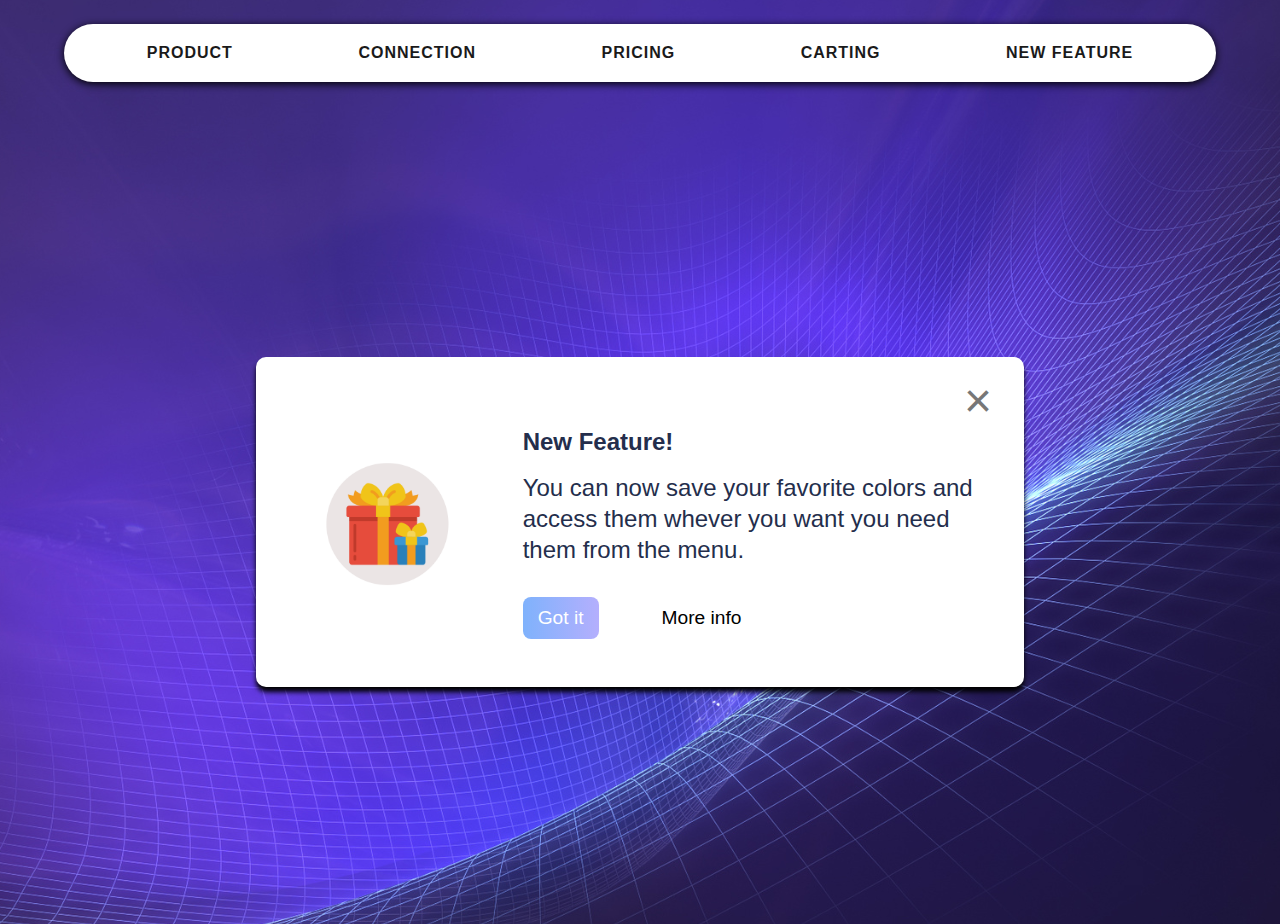
<file: html/new.feature.html>
<!DOCTYPE html>
<html lang="en">
<head>
    <meta charset="UTF-8">
    <meta name="viewport" content="width=device-width, initial-scale=1.0">
    <title>Card Variations | New Feature</title>
    <link rel="stylesheet" href="../css/new-feature.css">
    <link rel="stylesheet" href="../style.css">
</head>
<body class="new-feature-body">

    <!-- Main Navigation -->
    <nav class="main-nav">
        <ul>
            <li><a href="../index.html">Product</a></li>
            <li><a href="./connection.html">Connection</a></li>
            <li><a href="./pricing.html">Pricing</a></li>
            <li><a href="./carting.html">Carting</a></li>
            <li class="new-feature"><a href="./new.feature.html">New Feature</a></li>
        </ul>
    </nav>

    <main class="new-feature-main">
        <div class="content-container">
            <div class="close-btn-container"><div class="close-btn">&times;</div></div>
            <div class="main-flex">
                <img src="../assets/img/05_new-feature_page/2. Gifts image.png" alt="">
                <div class="text-container">
                    <h4>New Feature!</h4>
                    <p>You can now save your favorite colors and access them whever you want you need them from the menu.</p>
                    <div class="flexed-buttons">
                        <button class="colored-btn">Got it</button>
                        <button>More info</button>
                    </div>
                </div>
            </div>
        </div>
    </main>
</file>
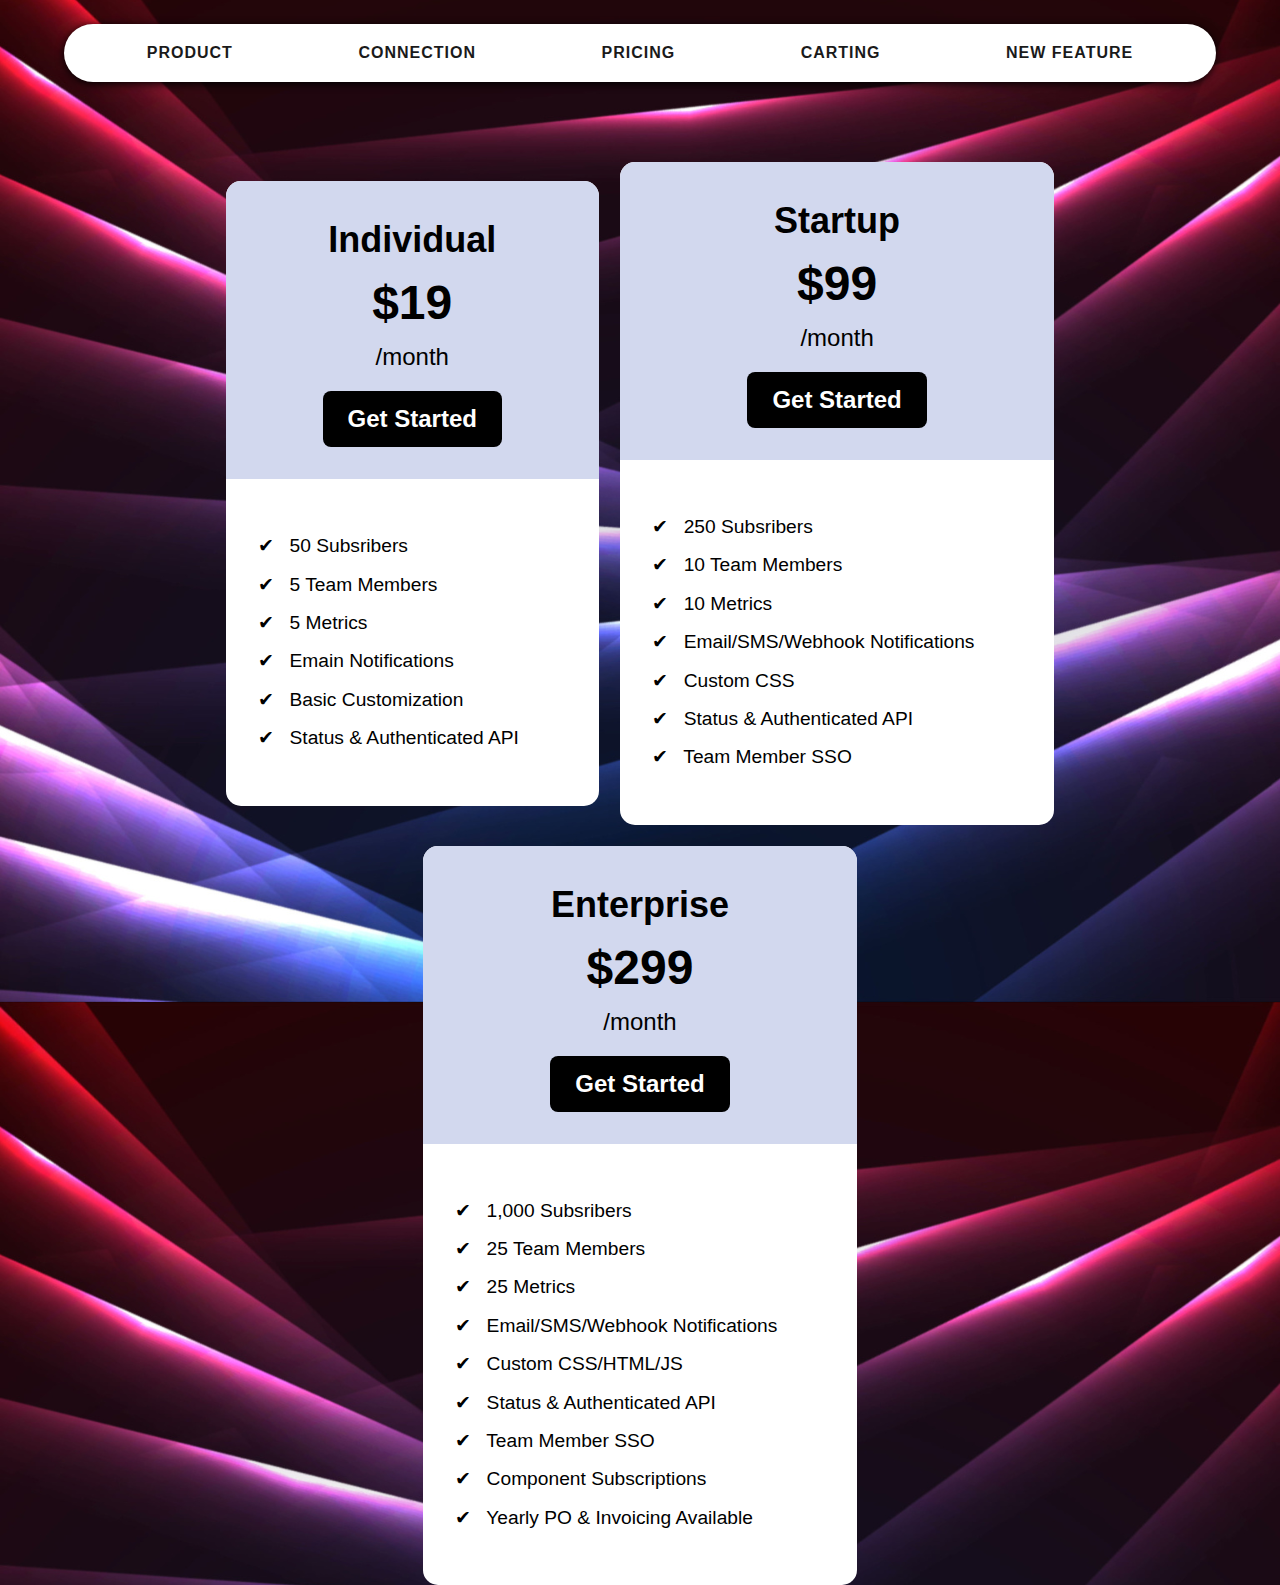
<file: html/pricing.html>
<!DOCTYPE html>
<html lang="en">
<head>
    <meta charset="UTF-8">
    <meta name="viewport" content="width=device-width, initial-scale=1.0">
    <title>Card Variations | Pricing</title>
    <link rel="stylesheet" href="../css/pricing.css">
    <link rel="stylesheet" href="../style.css">
</head>
<body class="pricing-body">

    <!-- Main Navigation -->
    <nav class="main-nav">
        <ul>
            <li><a href="../index.html">Product</a></li>
            <li><a href="./connection.html">Connection</a></li>
            <li><a href="./pricing.html">Pricing</a></li>
            <li><a href="./carting.html">Carting</a></li>
            <li class="new-feature"><a href="./new.feature.html">New Feature</a></li>
        </ul>
    </nav>


    <main class="pricing-main">
        <div class="individual-card">
            <div class="headings-container">
                <h2>Individual</h2>
                <h1>$19</h1>
                <p class="period">/month</p>
                <div class="pricing-CTA"><a href="#" class="pricing-cta">Get Started</a></div>
            </div>
            <div class="checklists-container">
                <ul class="checklists">
                    <li>✔︎ &nbsp; 50 Subsribers</li>
                    <li>✔︎ &nbsp; 5 Team Members</li>
                    <li>✔︎ &nbsp; 5 Metrics</li>
                    <li>✔︎ &nbsp; Emain Notifications</li>
                    <li>✔︎ &nbsp; Basic Customization</li>
                    <li>✔︎ &nbsp; Status & Authenticated API</li>
                </ul>
            </div>
        </div>  

        <div class="individual-card">
            <div class="headings-container">
                <h2>Startup</h2>
                <h1>$99</h1>
                <p class="period">/month</p>
                <div class="pricing-CTA"><a href="#" class="pricing-cta">Get Started</a></div>
            </div>
            <div class="checklists-container">
                <ul class="checklists">
                    <li>✔︎ &nbsp; 250 Subsribers</li>
                    <li>✔︎ &nbsp; 10 Team Members</li>
                    <li>✔︎ &nbsp; 10 Metrics</li>
                    <li>✔︎ &nbsp; Email/SMS/Webhook Notifications</li>
                    <li>✔︎ &nbsp; Custom CSS</li>
                    <li>✔︎ &nbsp; Status & Authenticated API</li>
                    <li>✔︎ &nbsp; Team Member SSO</li>
                </ul>
            </div>
        </div>

        <div class="individual-card">
            <div class="headings-container">
                <h2>Enterprise</h2>
                <h1>$299</h1>
                <p class="period">/month</p>
                <div class="pricing-CTA"><a href="#" class="pricing-cta">Get Started</a></div>
            </div>
            <div class="checklists-container">
                <ul class="checklists">
                    <li>✔︎ &nbsp; 1,000 Subsribers</li>
                    <li>✔︎ &nbsp; 25 Team Members</li>
                    <li>✔︎ &nbsp; 25 Metrics</li>
                    <li>✔︎ &nbsp; Email/SMS/Webhook Notifications</li>
                    <li>✔︎ &nbsp; Custom CSS/HTML/JS</li>
                    <li>✔︎ &nbsp; Status & Authenticated API</li>
                    <li>✔︎ &nbsp; Team Member SSO</li>
                    <li>✔︎ &nbsp; Component Subscriptions</li>
                    <li>✔︎ &nbsp; Yearly PO & Invoicing Available</li>
                </ul>
            </div>
        </div>     
    </main>
</file>
<file: css/new-feature.css>
.new-feature-body {
    background-image: url(../assets/img/05_new-feature_page/1.\ Blue\ Abstract\ Gradient\ Background\ Jamboard\ Background.png);
    background-size: contain no-repeat;
    height: 100vh;
    background-position: center;
}

.new-feature-main {
    /* border: 2px solid white; */
    display: flex;
    gap: 1.3rem;
    flex-wrap: wrap;
    justify-content: center;
    align-items: center;
    border-radius: 20px;
    height: 80vh;
    margin-top: 5rem;
    font-size: 1.5rem;
}

.content-container {
    background-color: #fff;
    box-shadow: 0 5px 5px black;
    padding: 5rem 2rem 3rem;
    border-radius: 10px;
    width: 60vw;
    /* height: 70vh; */
}

.close-btn-container {
    text-align: end;
    margin-top: -4rem;
}

.close-btn {
    font-size: 3rem;
    color: #777;
    cursor: pointer;
    display: inline;
}

.main-flex {
    display: grid;
    /* grid-template-columns: 1fr 1fr; */

    @media (width > 720px) {
        grid-template-columns: 1fr 2fr;
    }
}

.content-container img {
    width: 15vw;
}

.text-container {
    h4 {
        margin-bottom: 1rem;
        color: #242E4C
    }
    
    p {
        color: #242E4C;
        font-size: 1.5rem;
        line-height: 1.3;
    }

    .flexed-buttons {
        display: flex;
        flex-wrap: wrap;
        gap: 3rem;
    }

    button {
        display: block;
        padding: 10px 15px;
        border-radius: 8px;
        font-size: 1.2rem;
        border: none;
        background-color: white;
        margin-top: 2rem;
        cursor: pointer;
    }

    .colored-btn {
        background-image: linear-gradient(to right, #7FB2FC, #b4affd);
        color: white;
        transform: scale(1);
        transition: 0.3s ease-in-out;
    }

    .colored-btn:hover {
        transform: scale(1.05);
    }
}
</file>
<file: style.css>
* {
    padding: 0;
    margin: 0;
    box-sizing: border-box;
    font-family: Arial, Helvetica, sans-serif;
}
/* Body Styling */
.product-body {
    background-image: url(./assets/img/01_product_page/1.\ Black\ Abstract\ Minimalist\ Zoom\ Virtual\ Background.png);
    background-size: contain no-repeat;
    height: 100vh;
}


/* Main Navigation Styling */
.main-nav {
    box-shadow: 0 2px 8px;
    background-color: #fff;
    border-radius: 35px;
    margin: auto;
    margin-top: 1.5rem;
    width: 90vw;
}

.main-nav ul {
    display: flex;
    flex-wrap: wrap;
    list-style: none;
    justify-content: space-around;
    padding: 20px;
    text-transform: uppercase;
    font-weight: 600;
    letter-spacing: 1px;
}

.main-nav a {
    text-decoration: none;
    color: #1a1a1a;
    position: relative;
}

.main-nav a::after {
    content: "";
    width: 100%;
    height: 2.5px;
    background-color: rgb(43, 43, 208);
    position: absolute;
    bottom: -4px;
    left: 0;
    transform: scale(0);
    transition: 0.3s ease-in-out;
}

.main-nav a:hover::after {
    transform: scale(1);
}

.main-nav a:active::after {
    transform: scale(1);
}

@media screen and  (max-width: 582px) {
    .new-feature {
        margin-top: 1rem;
    }

    .main-nav ul {
        padding: 20px 20px 10px;
    }
}


/* Main Content Styling */
.product-main {
    /* border: 2px solid white; */
    display: flex;
    justify-content: center;
    align-items: center;
    border-radius: 20px;
    height: 80vh;
    margin-top: 5rem;
}

/* .product-main figure {
    transform: scale(1);
    transition: 0.3s ease-in-out;
} */

/* .product-main figure:hover {
    transform: scale(1.1);
} */

.product-main img { 
    width: 400px;
    height: 50vh;
    border-radius: 30px;
    border: 1px #968a8a65 solid;
    transform: scale(1);
    transition: 0.3s ease-in-out;
}

.product-main img:hover {
    transform: scale(1.2);
}

.product-main figcaption {
    margin-top: 13px;
    text-align: center;
    color: white;
    text-transform: uppercase;
    font-family: Georgia, 'Times New Roman', Times, serif;
    font-weight: bold;
    font-size: 1.5rem;
    letter-spacing: 2px;
    word-spacing: 7px;
}

.product-main figure div {
    text-align: center;
    margin-top: 1rem;
}

.product-main figure p {
    display: inline;
    font-family: Verdana, Geneva, Tahoma, sans-serif;
    background-color: #dcc46e;
    font-weight: 600;
    text-align: center;
    text-transform: uppercase;
    word-spacing: 2px;
    border-radius: 8px;
    padding: 2.5px;
}

.product-main figure .buttons {
    display: flex;
    justify-content: center;
    gap: 3rem;
    font-family: 'Lucida Sans', 'Lucida Sans Regular', 'Lucida Grande', 'Lucida Sans Unicode', Geneva, Verdana, sans-serif;
}

.product-main figure button {
    margin-top: 1rem;
    background-color: #1a1a1a;
    border: 2px rgb(52, 52, 231) solid;
    font-size: 1.5rem;
    padding: 7px 15px;
    border-radius: 35px;
    cursor: pointer;
}

.product-main figure a {
    text-decoration: none;
    color: white;
}

@media screen and (max-width: 1400px) {
    .product-main img { 
        width: 350px;
        height: 50vh;
    }

    .product-main figure button {
        font-size: 1.1rem;
    }
}
</file>
<file: css/pricing.css>
/* @import url("https://fonts.googleapis.com/css2?family=Mulish:wght@400;700&display=swap"); */

/* Body Styling */
.pricing-body {
    background-image: url(../assets/img/03_pricing_page/1.\ Red\ &\ Blue\ Modern\ Laser\ Hi-tech\ Desktop\ Wallpaper.png);
    background-size: contain no-repeat;
    height: 100vh;
    background-position: center;
    /* font-family: "Mulish", sans-serif !important; */
}

.pricing-main {
    /* border: 2px solid white; */
    display: flex;
    gap: 1.3rem;
    flex-wrap: wrap;
    justify-content: center;
    align-items: center;
    border-radius: 20px;
    height: 80vh;
    margin-top: 5rem;
    font-size: 1.5rem;
}

.individual-card {
    background-color: #fff;
    /* padding: 2rem; */
    border-radius: 15px;
    /* transform: scale(1);
    transition: 0.3s ease-in-out; */
}

/* .individual-card:hover {
    transform: scale(1.1);
} */

.headings-container {
    text-align: center;
    margin-bottom: 2rem;
    line-height: 1.5;
    background-color: #D2D8EE;
    padding: 2rem;
    border-radius: 15px 15px 0 0;
}

.pricing-CTA {
    position: relative;
}

.pricing-cta {
    /* background-color: #1a1a1a; */
    /* background-image: linear-gradient(to right, #262550, #ED83ED); */
    background-image: linear-gradient(to right, #000, #000);
    color: white;
    text-decoration: none;
    padding: 10px 25px;
    display: inline-block;
    border-radius: 8px;
    font-weight: 600;
    margin-top: 1rem;
    transition: background-image 0.5s ease-in-out;
    z-index: 200;
}

.pricing-cta:hover {
    background-image: linear-gradient(to right, #262550, #ED83ED);
}

/* .pricing-cta::after {
    content: "";
    position: absolute;
    top: 22%;
    left: 25%;
    height: 3.5rem;
    width: 11.4rem;
    background-color: #fff;
    border-radius: 8px;
    z-index: 100;
} */

.checklists-container {
    padding: 1rem 5rem 3rem 2rem;
    font-size: 1.2rem;
}

.checklists {
    list-style-type: none;
    line-height: 2;
}
</file>
